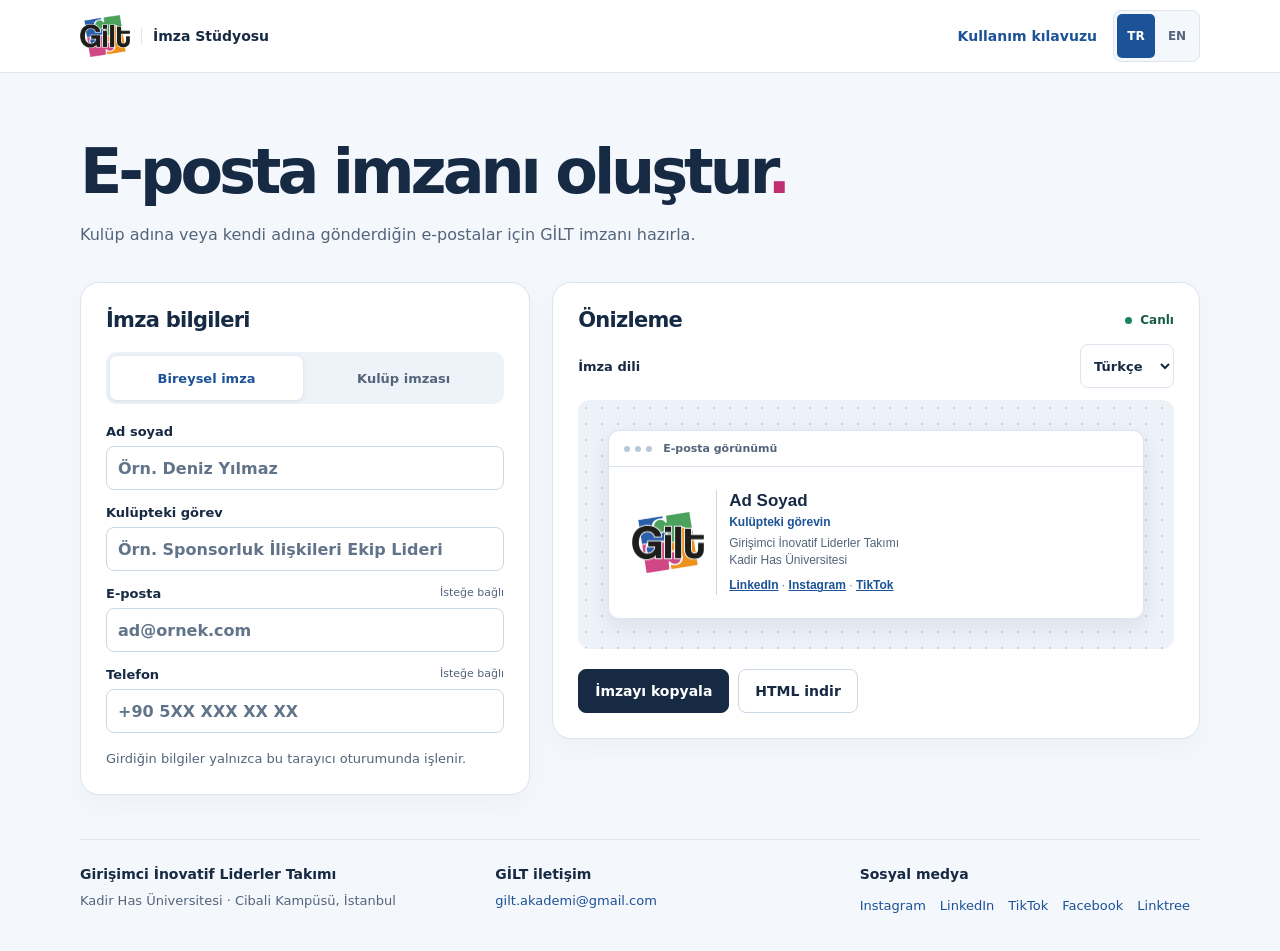
<file: index.html>
<!doctype html>
<html lang="tr">
<head>
  <meta charset="utf-8">
  <meta name="viewport" content="width=device-width, initial-scale=1">
  <meta name="description" content="GİLT kulüp ve üye e-posta imzalarını oluşturun, önizleyin ve kopyalayın." data-en-content="Create, preview and copy GİLT club and member email signatures.">
  <title data-en="Signature Studio · GİLT">İmza Stüdyosu · GİLT</title>
  <link rel="icon" href="assets/gilt-color-wordmark.png">
  <link rel="stylesheet" href="style.css?v=10">
  <script src="language.js?v=10" defer></script>
  <script src="app.js?v=10" defer></script>
</head>
<body>
  <header class="topbar">
    <div class="shell topbar-inner">
      <a class="brand" href="./" data-localized-link><img src="assets/gilt-color-wordmark.png" alt="GİLT" width="50" height="43"><span data-en="Signature Studio">İmza Stüdyosu</span></a>
      <div class="header-actions">
        <a class="guide-link" data-localized-link href="kilavuz.html" data-en="Setup guide">Kullanım kılavuzu</a>
        <div class="site-language" role="group" aria-label="Arayüz dili" data-en-aria-label="Interface language" hidden>
          <button type="button" value="tr" lang="tr" aria-label="Türkçe" aria-pressed="true">TR</button>
          <button type="button" value="en" lang="en" aria-label="English" aria-pressed="false">EN</button>
        </div>
      </div>
    </div>
  </header>
  <main class="shell">
    <section class="intro" aria-labelledby="title">
      <h1 id="title"><span data-en="Create your email signature">E-posta imzanı oluştur</span><span>.</span></h1>
      <p data-en="Create a GİLT signature for emails you send as a member or on behalf of the club.">Kulüp adına veya kendi adına gönderdiğin e-postalar için GİLT imzanı hazırla.</p>
    </section>
    <div class="workspace">
      <section class="panel editor" aria-labelledby="editor-title">
        <h2 id="editor-title" data-en="Signature details">İmza bilgileri</h2>
        <form id="signature-form">
          <fieldset class="switch">
            <legend class="sr-only" data-en="Signature type">İmza türü</legend>
            <label><input type="radio" name="type" value="member" checked><span data-en="Personal signature">Bireysel imza</span></label>
            <label><input type="radio" name="type" value="club"><span data-en="Club signature">Kulüp imzası</span></label>
          </fieldset>
          <div class="fields">
            <fieldset id="member-fields" class="fields">
              <legend class="sr-only" data-en="Member details">Üye bilgileri</legend>
              <label><span data-en="Full name">Ad soyad</span> <input name="fullName" required maxlength="80" autocomplete="name" placeholder="Örn. Deniz Yılmaz" data-en-placeholder="e.g. Deniz Yılmaz"></label>
              <label><span data-en="Club role">Kulüpteki görev</span> <input name="role" required maxlength="100" placeholder="Örn. Sponsorluk İlişkileri Ekip Lideri"></label>
            </fieldset>
            <label id="club-fields" hidden><span data-en="Team">Birim</span> <span class="optional" data-en="Optional">İsteğe bağlı</span><input name="team" maxlength="100" placeholder="Örn. Sponsorluk İlişkileri" disabled></label>
            <fieldset id="contact-fields" class="fields">
              <legend class="sr-only" data-en="Personal contact details">Bireysel iletişim bilgileri</legend>
              <label><span data-en="Email">E-posta</span> <span class="optional" data-en="Optional">İsteğe bağlı</span><input type="email" name="memberEmail" maxlength="120" autocomplete="email" placeholder="ad@ornek.com" data-en-placeholder="name@example.com"></label>
              <label><span data-en="Phone">Telefon</span> <span class="optional" data-en="Optional">İsteğe bağlı</span><input type="tel" name="memberPhone" maxlength="26" pattern="\+?[0-9\s\(\).\-]{7,25}" title="Alan koduyla birlikte telefon numarası girin." autocomplete="tel" placeholder="+90 5XX XXX XX XX" data-en-title="Include the area code."></label>
            </fieldset>
            <fieldset id="club-contact-fields" class="fields" hidden disabled>
              <legend class="sr-only" data-en="Club contact details">Kulüp iletişim bilgileri</legend>
              <label><span data-en="Team email">Ek e-posta</span> <span class="optional" data-en="Optional">İsteğe bağlı</span><input type="email" name="clubEmail" maxlength="120" placeholder="Ekip e-posta adresi" data-en-placeholder="Team email address"></label>
              <label><span data-en="Club phone">Kulüp telefonu</span> <span class="optional" data-en="Optional">İsteğe bağlı</span><input type="tel" name="clubPhone" maxlength="26" pattern="\+?[0-9\s\(\).\-]{7,25}" title="Alan koduyla birlikte telefon numarası girin." placeholder="+90 5XX XXX XX XX" data-en-title="Include the area code."></label>
            </fieldset>
          </div>
        </form>
        <p class="privacy" data-en="Your details are processed only in this browser session.">Girdiğin bilgiler yalnızca bu tarayıcı oturumunda işlenir.</p>
      </section>
      <section class="panel result" aria-labelledby="preview-title">
        <header class="preview-header"><h2 id="preview-title" data-en="Preview">Önizleme</h2><span class="live"><i aria-hidden="true"></i> <span data-en="Live">Canlı</span></span></header>
        <div class="signature-language">
          <label for="signature-language" data-en="Signature language">İmza dili</label>
          <select id="signature-language" name="signatureLanguage" form="signature-form">
            <option value="tr" lang="tr">Türkçe</option>
            <option value="en" lang="en">English</option>
          </select>
        </div>
        <div class="canvas"><div class="mail">
          <div class="mail-header"><span></span><span></span><span></span><strong data-en="Email view">E-posta görünümü</strong></div>
          <div id="preview" aria-label="E-posta imzası önizlemesi" data-en-aria-label="Email signature preview"></div>
        </div></div>
        <div class="actions">
          <button class="primary" id="copy" type="button" data-en="Copy signature">İmzayı kopyala</button>
          <button class="secondary" id="download" type="button" data-en="Download HTML">HTML indir</button>
        </div>
        <p id="status" role="status"></p>
      </section>
    </div>
    <noscript>İmza oluşturmak için tarayıcında JavaScript’i etkinleştir. <span lang="en">Enable JavaScript in your browser to create a signature.</span></noscript>
  </main>
  <footer class="shell footer" id="iletisim">
    <div class="footer-identity">
      <strong data-en="Entrepreneurial and Innovative Leaders Team">Girişimci İnovatif Liderler Takımı</strong>
      <span data-en="Kadir Has University · Cibali Campus, Istanbul">Kadir Has Üniversitesi · Cibali Kampüsü, İstanbul</span>
    </div>
    <div>
      <h2 data-en="Contact GİLT">GİLT iletişim</h2>
      <a href="mailto:gilt.akademi@gmail.com">gilt.akademi@gmail.com</a>
    </div>
    <nav aria-label="GİLT sosyal medya hesapları" data-en-aria-label="GİLT social media accounts">
      <h2 data-en="Social media">Sosyal medya</h2>
      <ul class="social-links">
        <li><a href="https://www.instagram.com/khasgilt/">Instagram</a></li>
        <li><a href="https://www.linkedin.com/company/khasgilt">LinkedIn</a></li>
        <li><a href="https://www.tiktok.com/@khas.gilt">TikTok</a></li>
        <li><a href="https://www.facebook.com/khasgilt">Facebook</a></li>
        <li><a href="https://linktr.ee/khas_gilt">Linktree</a></li>
      </ul>
    </nav>
  </footer>
</body>
</html>
</file>
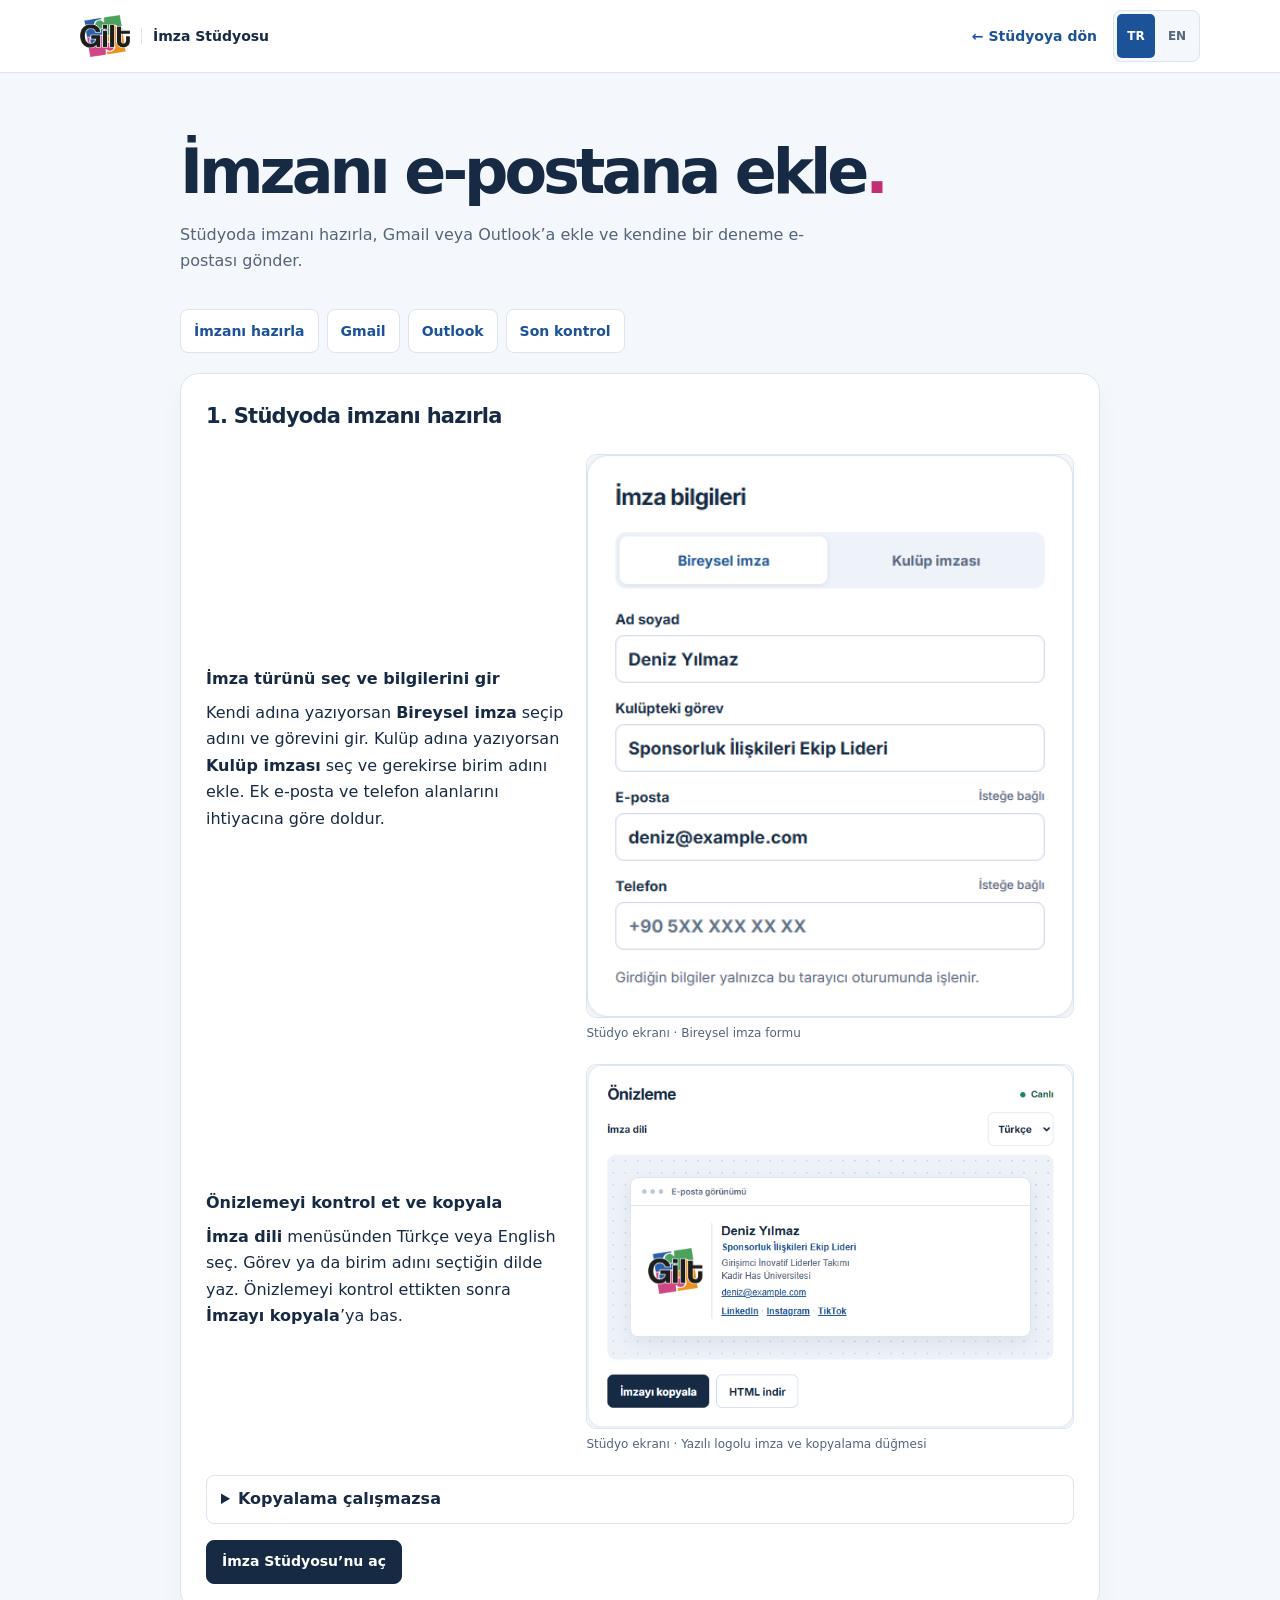
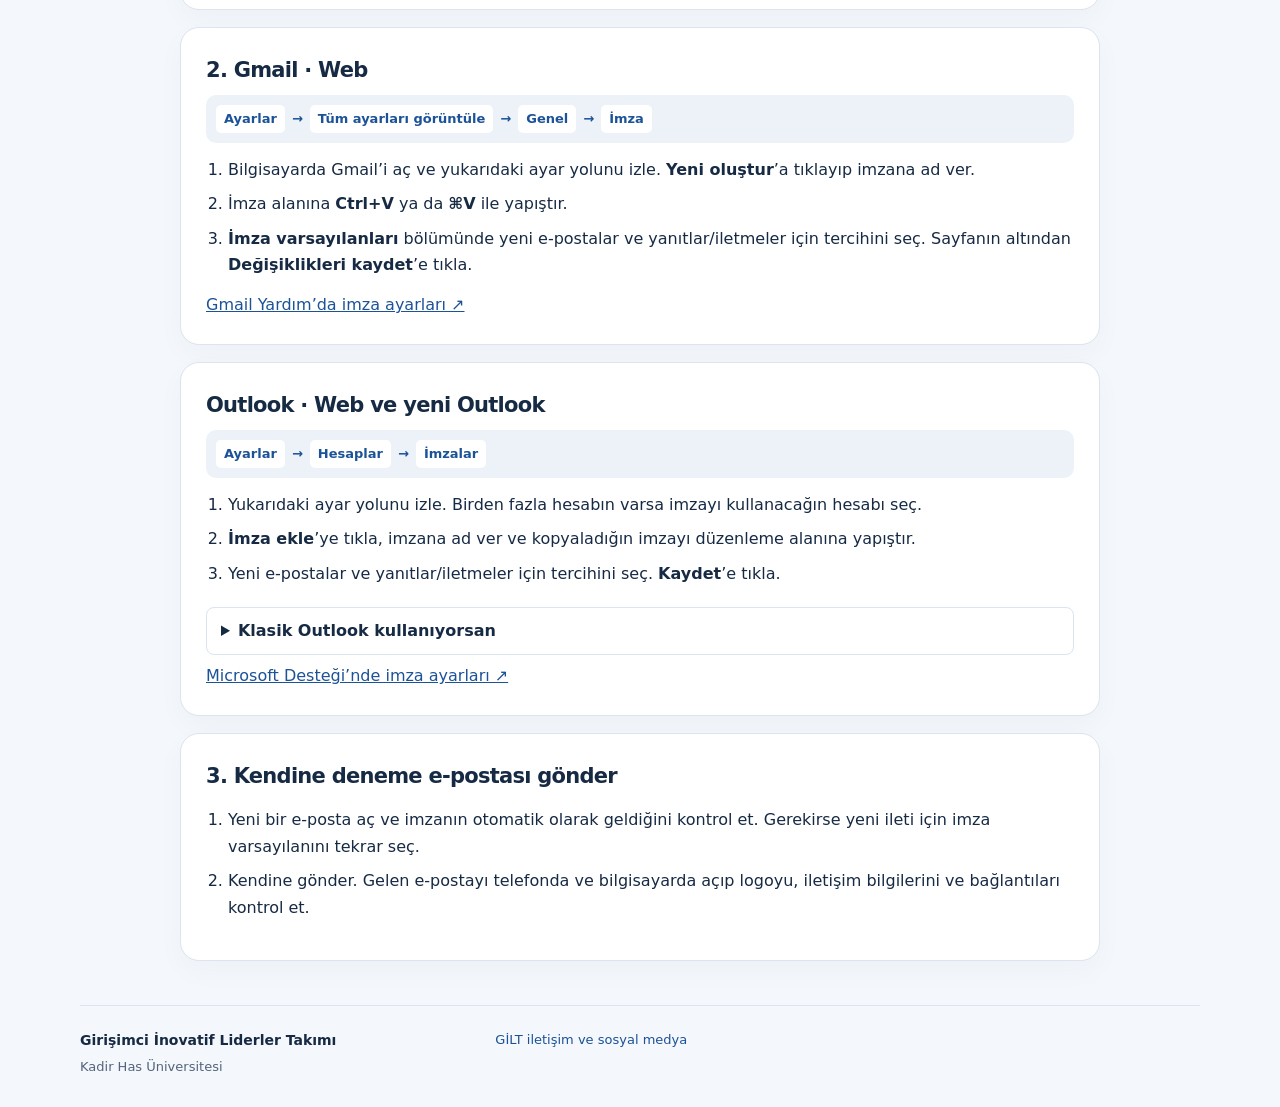
<file: kilavuz.html>
<!doctype html>
<html lang="tr">
<head>
  <meta charset="utf-8">
  <meta name="viewport" content="width=device-width, initial-scale=1">
  <meta name="description" content="GİLT imzanı oluşturmayı ve Gmail ya da Outlook’a eklemeyi ekran görüntüleriyle öğren." data-en-content="Learn how to create your GİLT signature and add it to Gmail or Outlook, with screenshots.">
  <title data-en="Email Signature Setup Guide · GİLT">E-posta imzası kullanım kılavuzu · GİLT</title>
  <link rel="icon" href="assets/gilt-color-wordmark.png">
  <link rel="stylesheet" href="style.css?v=10">
  <script src="language.js?v=10" defer></script>
</head>
<body>
  <header class="topbar"><div class="shell topbar-inner">
    <a class="brand" href="./" data-localized-link><img src="assets/gilt-color-wordmark.png" alt="GİLT" width="50" height="43"><span data-en="Signature Studio">İmza Stüdyosu</span></a>
    <div class="header-actions">
      <a class="guide-link" data-localized-link href="./" data-en="← Back to Studio">← Stüdyoya dön</a>
      <div class="site-language" role="group" aria-label="Arayüz dili" data-en-aria-label="Interface language" hidden>
        <button type="button" value="tr" lang="tr" aria-label="Türkçe" aria-pressed="true">TR</button>
        <button type="button" value="en" lang="en" aria-label="English" aria-pressed="false">EN</button>
      </div>
    </div>
  </div></header>
  <main class="shell guide">
    <section class="intro">
      <h1><span data-en="Add your email signature">İmzanı e-postana ekle</span><span>.</span></h1>
      <p data-en="Create your signature in the Studio, add it to Gmail or Outlook, and send yourself a test email.">Stüdyoda imzanı hazırla, Gmail veya Outlook’a ekle ve kendine bir deneme e-postası gönder.</p>
    </section>
    <nav class="guide-nav" aria-label="Kılavuz bölümleri" data-en-aria-label="Guide sections">
      <a href="#hazirla" data-en="Create your signature">İmzanı hazırla</a>
      <a href="#gmail">Gmail</a>
      <a href="#outlook">Outlook</a>
      <a href="#kontrol" data-en="Final check">Son kontrol</a>
    </nav>
    <section class="panel" id="hazirla">
      <h2 data-en="1. Create your signature in the Studio">1. Stüdyoda imzanı hazırla</h2>
      <div class="guide-step">
        <div>
          <h3 data-en="Choose a signature type and enter your details">İmza türünü seç ve bilgilerini gir</h3>
          <p data-en-html="Choose &lt;strong&gt;Personal signature&lt;/strong&gt; when writing as yourself, then enter your name and role. Choose &lt;strong&gt;Club signature&lt;/strong&gt; when writing on behalf of the club and add your team if needed. Email and phone are optional.">Kendi adına yazıyorsan <strong>Bireysel imza</strong> seçip adını ve görevini gir. Kulüp adına yazıyorsan <strong>Kulüp imzası</strong> seç ve gerekirse birim adını ekle. Ek e-posta ve telefon alanlarını ihtiyacına göre doldur.</p>
        </div>
        <figure>
          <img src="assets/kilavuz-form.webp" alt="Stüdyoda Bireysel imza seçili. Ad soyad ve kulüpteki görev alanları örnek bilgilerle doldurulmuş." width="447" height="518" data-en-alt="The Studio with Personal signature selected and the name and role filled in with sample details." data-en-src="assets/guide-form-en.webp">
          <figcaption data-en="Studio screenshot · Personal signature form">Stüdyo ekranı · Bireysel imza formu</figcaption>
        </figure>
      </div>
      <div class="guide-step">
        <div>
          <h3 data-en="Review and copy your signature">Önizlemeyi kontrol et ve kopyala</h3>
          <p data-en-html="Choose Turkish or English under &lt;strong&gt;Signature language&lt;/strong&gt;. Enter your role or team name in that language. Review the preview, then click &lt;strong&gt;Copy signature&lt;/strong&gt;."><strong>İmza dili</strong> menüsünden Türkçe veya English seç. Görev ya da birim adını seçtiğin dilde yaz. Önizlemeyi kontrol ettikten sonra <strong>İmzayı kopyala</strong>’ya bas.</p>
        </div>
        <figure>
          <img src="assets/kilavuz-onizleme.webp?v=9" alt="GİLT yazılı logosunun, örnek imzanın ve İmzayı kopyala ile HTML indir düğmelerinin göründüğü önizleme paneli." width="644" height="482" data-en-alt="The preview panel with a sample signature, the GİLT wordmark, and the Copy signature and Download HTML buttons." data-en-src="assets/guide-preview-en.webp">
          <figcaption data-en="Studio screenshot · Signature preview and copy button">Stüdyo ekranı · Yazılı logolu imza ve kopyalama düğmesi</figcaption>
        </figure>
      </div>
      <details>
        <summary data-en="If copying does not work">Kopyalama çalışmazsa</summary>
        <p data-en-html="Click &lt;strong&gt;Download HTML&lt;/strong&gt;. Open the file in your browser, select the signature you see, and copy it. Paste it into the signature field in your email settings using the regular paste command."><strong>HTML indir</strong>’e bas. Dosyayı tarayıcıda aç ve görüntülenen imzayı seçip kopyala. Ardından e-posta ayarındaki imza alanına normal yapıştırma komutuyla ekle.</p>
      </details>
      <a class="primary studio-link" href="./" data-localized-link data-en="Open Signature Studio">İmza Stüdyosu’nu aç</a>
    </section>
    <section class="panel" id="gmail">
      <h2>2. Gmail · Web</h2>
      <p class="settings-path"><span data-en="Settings">Ayarlar</span><span aria-hidden="true">→</span><span data-en="See all settings">Tüm ayarları görüntüle</span><span aria-hidden="true">→</span><span data-en="General">Genel</span><span aria-hidden="true">→</span><span data-en="Signature">İmza</span></p>
      <ol>
        <li data-en-html="Open Gmail on a computer and follow the settings path above. Click &lt;strong&gt;Create new&lt;/strong&gt; and name your signature.">Bilgisayarda Gmail’i aç ve yukarıdaki ayar yolunu izle. <strong>Yeni oluştur</strong>’a tıklayıp imzana ad ver.</li>
        <li data-en-html="Paste into the signature field with &lt;strong&gt;Ctrl+V&lt;/strong&gt; or &lt;strong&gt;⌘V&lt;/strong&gt;.">İmza alanına <strong>Ctrl+V</strong> ya da <strong>⌘V</strong> ile yapıştır.</li>
        <li data-en-html="Under &lt;strong&gt;Signature defaults&lt;/strong&gt;, choose a signature for new emails and for replies and forwards. Click &lt;strong&gt;Save Changes&lt;/strong&gt; at the bottom of the page."><strong>İmza varsayılanları</strong> bölümünde yeni e-postalar ve yanıtlar/iletmeler için tercihini seç. Sayfanın altından <strong>Değişiklikleri kaydet</strong>’e tıkla.</li>
      </ol>
      <p><a href="https://support.google.com/mail/answer/8395?hl=tr" data-en="Signature settings in Gmail Help ↗" data-en-href="https://support.google.com/mail/answer/8395?hl=en">Gmail Yardım’da imza ayarları ↗</a></p>
    </section>
    <section class="panel" id="outlook">
      <h2 data-en="Outlook · Web and new Outlook">Outlook · Web ve yeni Outlook</h2>
      <p class="settings-path"><span data-en="Settings">Ayarlar</span><span aria-hidden="true">→</span><span data-en="Accounts">Hesaplar</span><span aria-hidden="true">→</span><span data-en="Signatures">İmzalar</span></p>
      <ol>
        <li data-en-html="Follow the settings path above. If you have multiple accounts, choose the one that will use this signature.">Yukarıdaki ayar yolunu izle. Birden fazla hesabın varsa imzayı kullanacağın hesabı seç.</li>
        <li data-en-html="Click &lt;strong&gt;Add signature&lt;/strong&gt;, give it a name, and paste your copied signature into the editor."><strong>İmza ekle</strong>’ye tıkla, imzana ad ver ve kopyaladığın imzayı düzenleme alanına yapıştır.</li>
        <li data-en-html="Choose whether to use it for new emails, replies, and forwards. Click &lt;strong&gt;Save&lt;/strong&gt;.">Yeni e-postalar ve yanıtlar/iletmeler için tercihini seç. <strong>Kaydet</strong>’e tıkla.</li>
      </ol>
      <details>
        <summary data-en="If you use classic Outlook">Klasik Outlook kullanıyorsan</summary>
        <p data-en-html="Start a new message. Open &lt;strong&gt;Message → Signature → Signatures&lt;/strong&gt; and create a signature. Paste it, set your defaults, and click &lt;strong&gt;OK&lt;/strong&gt;.">Yeni bir ileti aç. <strong>İleti → İmza → İmzalar</strong> yoluyla imzanı oluştur. Yapıştırdıktan sonra varsayılanlarını ayarla ve <strong>Tamam</strong>’a tıkla.</p>
      </details>
      <p><a href="https://support.microsoft.com/en-gb/outlook/mail/how-to-add-and-change-an-email-signature-in-outlook?nochrome=true" data-en="Signature settings in Microsoft Support ↗">Microsoft Desteği’nde imza ayarları ↗</a></p>
    </section>
    <section class="panel" id="kontrol">
      <h2 data-en="3. Send yourself a test email">3. Kendine deneme e-postası gönder</h2>
      <ol>
        <li data-en="Start a new message and check that your signature appears. If needed, select it again as the default for new messages.">Yeni bir e-posta aç ve imzanın otomatik olarak geldiğini kontrol et. Gerekirse yeni ileti için imza varsayılanını tekrar seç.</li>
        <li data-en="Send it to yourself. Open it on your phone and computer to check the logo, contact details, and links.">Kendine gönder. Gelen e-postayı telefonda ve bilgisayarda açıp logoyu, iletişim bilgilerini ve bağlantıları kontrol et.</li>
      </ol>
    </section>
  </main>
  <footer class="shell footer">
    <div class="footer-identity"><strong data-en="Entrepreneurial and Innovative Leaders Team">Girişimci İnovatif Liderler Takımı</strong><span data-en="Kadir Has University">Kadir Has Üniversitesi</span></div>
    <a href="./#iletisim" data-localized-link data-en="GİLT contact details and social media">GİLT iletişim ve sosyal medya</a>
  </footer>
</body>
</html>
</file>
<file: style.css>
:root {
  color-scheme: light;
  --ink: #172a44;
  --muted: #53647b;
  --line: #dbe4ef;
  --blue: #1c5297;
  --surface: #f4f7fb;
  font-family: "Inter", system-ui, -apple-system, sans-serif;
  color: var(--ink);
  background: var(--surface);
}
*, *::before, *::after { box-sizing: border-box; }
body { margin: 0; }
[hidden] { display: none !important; }
a { color: var(--blue); }
button, input, select { font: inherit; }
button { cursor: pointer; }
:focus-visible { outline: 3px solid #377bc3; outline-offset: 3px; }
.shell { width: min(1120px, calc(100% - 48px)); margin-inline: auto; }
.topbar { background: #fff; border-bottom: 1px solid var(--line); }
.topbar-inner { display: flex; align-items: center; justify-content: space-between; gap: 12px; min-height: 72px; }
.brand { display: inline-flex; gap: 11px; align-items: center; color: var(--ink); text-decoration: none; }
.brand img { display: block; object-fit: contain; flex: none; }
.brand span { border-left: 1px solid var(--line); padding-left: 11px; font-size: 14px; font-weight: 650; }
.guide-link { display: inline-flex; align-items: center; min-height: 44px; font-size: 14px; font-weight: 650; text-decoration: none; }
.guide-link:hover, .footer a:hover { text-decoration: underline; }
.header-actions { display: flex; align-items: center; gap: 16px; }
.site-language { display: flex; gap: 3px; padding: 3px; background: var(--surface); border: 1px solid var(--line); border-radius: 8px; }
.site-language button { min-width: 38px; min-height: 44px; padding: 4px 7px; border: 0; border-radius: 5px; background: transparent; color: var(--muted); font-size: 12px; font-weight: 650; }
.site-language button[aria-pressed="true"] { background: var(--blue); color: #fff; }
.intro { padding: 66px 0 34px; }
h1 { font-size: clamp(36px, 6vw, 62px); line-height: 1.05; letter-spacing: -.065em; margin: 0; }
h1 span:last-child { color: #c22e72; }
.intro p { color: var(--muted); margin: 18px 0 0; line-height: 1.65; max-width: 62ch; }
.workspace { display: grid; grid-template-columns: minmax(0, .82fr) minmax(0, 1.18fr); gap: 22px; align-items: start; }
.panel { border: 1px solid var(--line); background: #fff; border-radius: 19px; padding: 25px; box-shadow: 0 10px 28px #172a4408; min-width: 0; }
h2 { margin: 0; font-size: 21px; letter-spacing: -.035em; }
fieldset { border: 0; margin: 0; padding: 0; min-width: 0; }
.switch { display: grid; grid-template-columns: 1fr 1fr; gap: 4px; background: #eef3fa; padding: 4px; border-radius: 10px; margin: 20px 0; }
.switch label { position: relative; cursor: pointer; }
.switch input, .sr-only { position: absolute; width: 1px; height: 1px; overflow: hidden; clip-path: inset(50%); white-space: nowrap; }
.switch span { display: grid; place-items: center; min-height: 44px; text-align: center; padding: 8px 5px; color: var(--muted); font-size: 13px; font-weight: 650; border-radius: 7px; }
.switch input:checked + span { color: var(--blue); background: #fff; box-shadow: 0 1px 4px #172a441c; }
.switch input:focus-visible + span { outline: 3px solid #377bc3; }
.fields { display: grid; gap: 15px; }
.fields label { font-size: 13px; font-weight: 650; }
.optional { color: var(--muted); font-size: 11px; font-weight: 450; float: right; }
.fields input { display: block; margin-top: 7px; width: 100%; min-height: 44px; border-radius: 8px; border: 1px solid #cbd8e7; padding: 10px 11px; color: var(--ink); background: #fff; font-size: 16px; }
.fields input::placeholder { color: #62748a; }
.privacy, #status { color: var(--muted); font-size: 13px; line-height: 1.5; margin: 16px 0 0; }
.preview-header { display: flex; justify-content: space-between; align-items: center; gap: 10px; }
.live { color: #175a46; font-size: 12px; font-weight: 650; }
.live i { display: inline-block; width: 7px; height: 7px; background: #168361; border-radius: 50%; margin-right: 4px; }
.canvas { margin: 20px 0; background-color: #edf2f9; background-image: radial-gradient(#c3d2e5 1px, transparent 1px); background-size: 16px 16px; padding: clamp(12px, 3vw, 30px); border-radius: 12px; min-height: 244px; display: grid; align-items: center; }
.mail { background: #fff; border-radius: 11px; box-shadow: 0 8px 20px #172a4415; border: 1px solid var(--line); min-width: 0; }
.mail-header { display: flex; align-items: center; gap: 5px; padding: 11px 15px; border-bottom: 1px solid var(--line); color: var(--muted); font-size: 11px; }
.mail-header span { background: #b8c8da; width: 6px; height: 6px; border-radius: 50%; }
.mail-header strong { margin-left: 6px; font-weight: 600; }
#preview { padding: clamp(12px, 3vw, 23px); }
.actions { display: flex; gap: 9px; flex-wrap: wrap; }
.actions button { min-height: 44px; padding: 10px 16px; border-radius: 8px; font-weight: 650; font-size: 14px; }
.primary { color: #fff; background: var(--ink); border: 1px solid var(--ink); }
.primary:hover { background: var(--blue); }
.secondary { background: #fff; border: 1px solid #cbd8e7; color: var(--ink); }
.secondary:hover { background: #eef3fa; }
.footer { display: grid; grid-template-columns: 1.15fr 1fr 1fr; gap: 24px; color: var(--muted); font-size: 13px; line-height: 1.55; border-top: 1px solid var(--line); margin-top: 44px; padding: 24px 0 30px; }
.footer h2, .footer strong { display: block; margin-bottom: 5px; color: var(--ink); font-size: 14px; letter-spacing: 0; }
.footer-identity span { display: block; }
.footer a { text-decoration: none; }
.social-links { display: flex; flex-wrap: wrap; gap: 3px 14px; margin: 0; padding: 0; list-style: none; }
.social-links a { display: inline-block; padding: 5px 0; }
.guide { max-width: 920px; }
.guide-nav { display: flex; flex-wrap: wrap; gap: 8px; margin-bottom: 20px; }
.guide-nav a { display: inline-flex; align-items: center; min-height: 44px; padding: 7px 13px; border: 1px solid var(--line); border-radius: 8px; background: #fff; font-size: 14px; font-weight: 650; text-decoration: none; }
.guide-nav a:hover { background: #eef3fa; }
.guide .panel { margin-bottom: 17px; line-height: 1.65; scroll-margin-top: 16px; }
.guide-step { display: grid; grid-template-columns: minmax(0, .85fr) minmax(0, 1.15fr); gap: 20px; align-items: center; margin-top: 20px; }
.guide h3 { margin: 0; font-size: 16px; }
.guide p { margin: 8px 0 0; }
.guide .intro p { margin-top: 18px; }
.guide ol { padding-left: 22px; margin: 14px 0; }
.guide li + li { margin-top: 8px; }
.guide figure { margin: 0; min-width: 0; }
.guide figure img { display: block; width: 100%; height: auto; border: 1px solid var(--line); border-radius: 10px; }
.guide figcaption { margin-top: 6px; color: var(--muted); font-size: 12px; }
.settings-path { display: flex; flex-wrap: wrap; gap: 7px; align-items: center; margin: 14px 0; padding: 10px; border-radius: 10px; background: #edf2f9; color: var(--blue); font-size: 13px; font-weight: 650; }
.settings-path span:not([aria-hidden]) { padding: 3px 8px; border-radius: 5px; background: #fff; }
.guide details { margin-top: 20px; padding: 10px 14px; border: 1px solid var(--line); border-radius: 8px; }
.guide details summary { cursor: pointer; font-weight: 650; }
.guide .studio-link { display: inline-flex; align-items: center; padding: 7px 15px; min-height: 44px; margin-top: 16px; border-radius: 8px; font-size: 14px; font-weight: 650; text-decoration: none; }
.guide p:last-child { margin-bottom: 0; }
@media (max-width: 840px) {
  .workspace { grid-template-columns: 1fr; }
  .intro { padding-top: 44px; }
  .footer { grid-template-columns: 1fr 1fr; }
  .footer-identity { grid-column: 1 / -1; }
}
@media (max-width: 600px) {
  .guide-step, .footer { grid-template-columns: 1fr; }
  .topbar-inner { flex-wrap: wrap; column-gap: 10px; row-gap: 3px; padding-block: 6px; }
  .header-actions { flex: 1; justify-content: flex-end; gap: 9px; }
}
@media (max-width: 460px) {
  .shell { width: calc(100% - 28px); }
  .topbar-inner { min-height: 62px; }
  .brand { gap: 8px; }
  .brand img { width: 42px; height: auto; }
  .brand span { padding-left: 8px; font-size: 13px; }
  .guide-link { font-size: 13px; }
  .panel { padding: 16px; }
  .result .canvas { padding: 8px; }
  #preview { padding: 11px; }
  .actions { display: grid; }
}
@media print {
  .topbar, .footer, .guide-nav, .studio-link { display: none !important; }
  .shell { width: 100%; }
  .intro { padding: 0 0 20px; }
  .intro h1 { font-size: 30px; }
  .guide .panel { box-shadow: none; }
  .guide-step, .settings-path { break-inside: avoid; }
}

.signature-language {
  display: flex;
  align-items: center;
  justify-content: space-between;
  gap: 12px;
  margin-top: 12px;
  font-size: 13px;
  font-weight: 650;
}
.signature-language select {
  font: inherit;
  min-height: 44px;
  padding: 5px 9px;
  color: var(--ink);
  background: #fff;
  border: 1px solid var(--line);
  border-radius: 8px;
}
.signature-language + .canvas { margin-top: 12px; }
#status:empty { margin: 0; }
</file>
